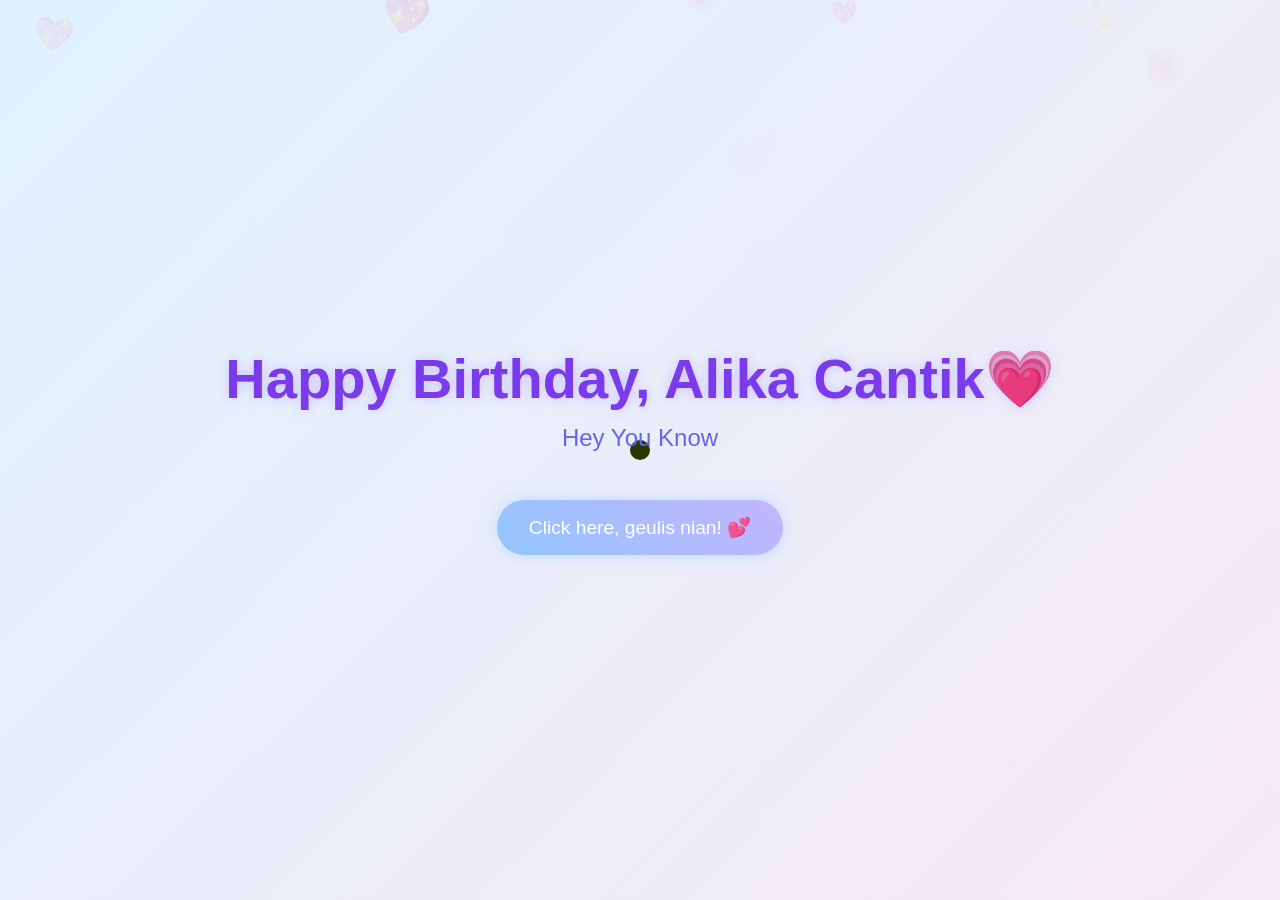
<file: index.html>
<!DOCTYPE html>
<html lang="en">
<head>
    <meta charset="UTF-8">
    <meta name="viewport" content="width=device-width, initial-scale=1.0">
    <title>Happy Birthday likaa </title>
    <script src="https://cdnjs.cloudflare.com/ajax/libs/gsap/3.12.2/gsap.min.js"></script>
    <link rel="stylesheet" href="style.css">
</head>
<body>
    <div class="cursor"></div>
    <div class="container">
        <h1>Happy Birthday, Alika Cantik💗</h1>
        <div class="greeting"></div>
        <button class="cta-button">Click here, geulis nian! 💕</button>
    </div>

    <script src="script.js"></script>
</body>
</html>
</file>
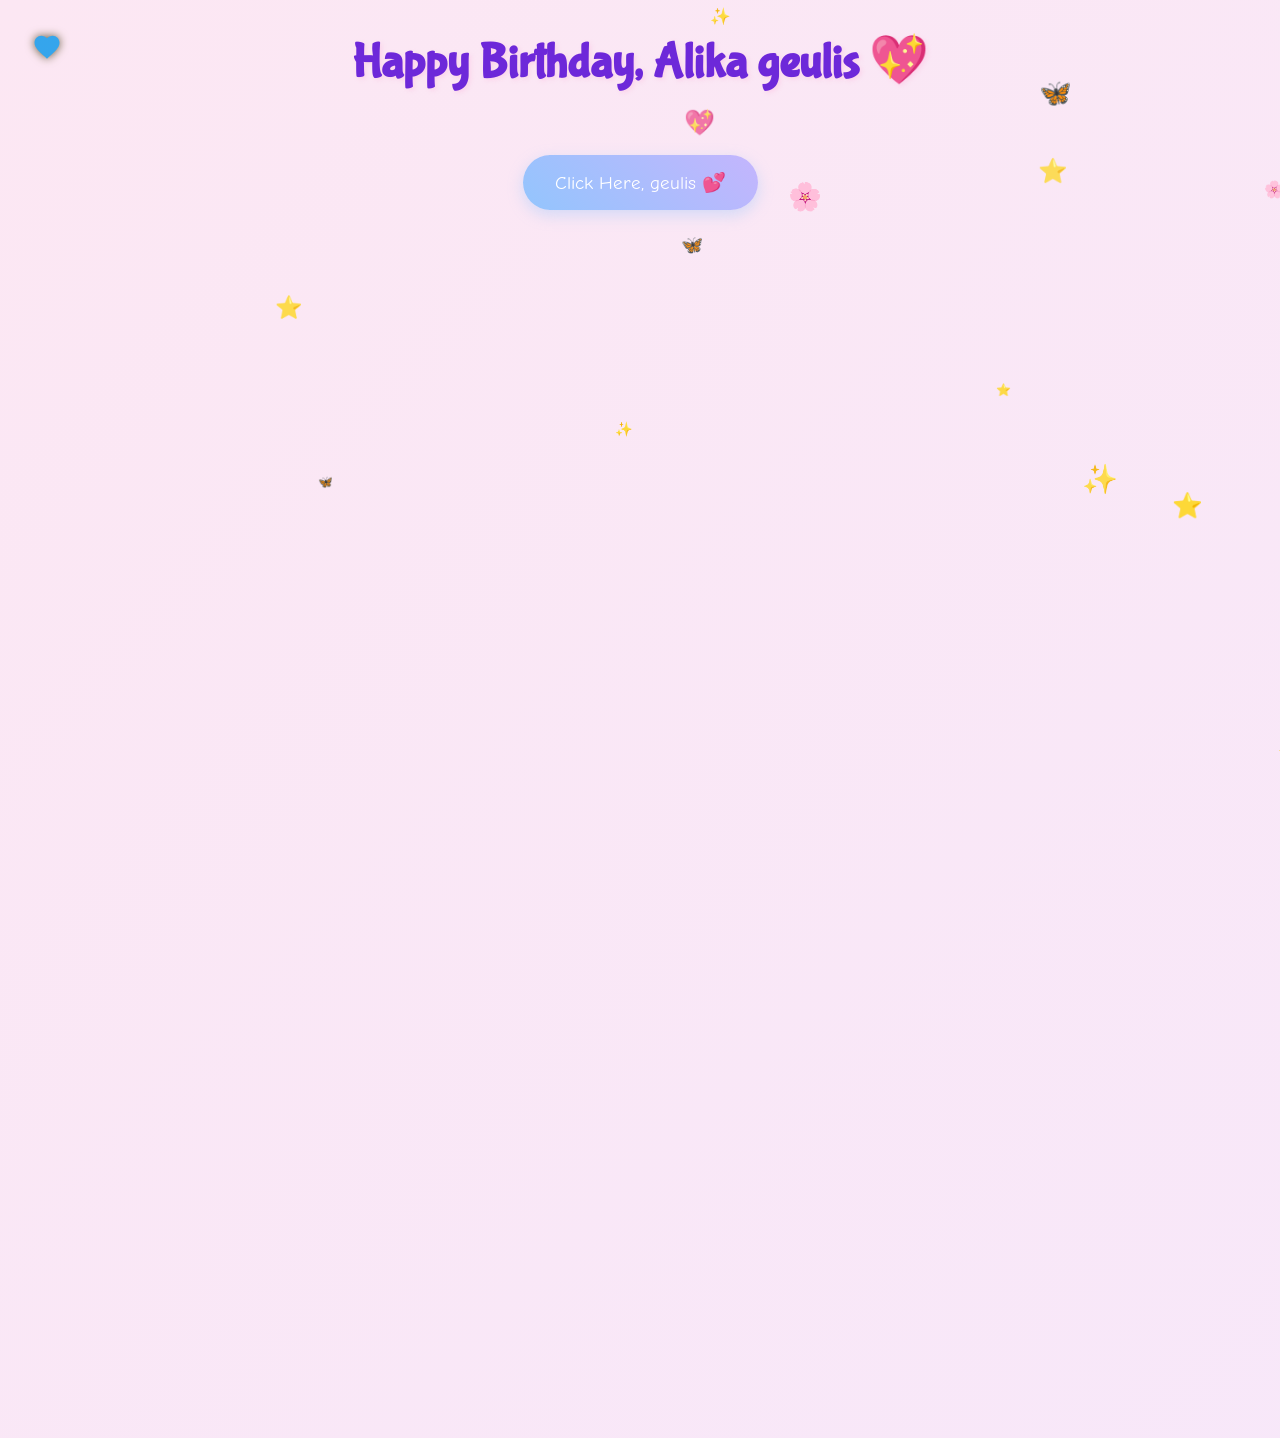
<file: cause.html>
<!DOCTYPE html>
<html lang="en">
<head>
    <meta charset="UTF-8">
    <meta name="viewport" content="width=device-width, initial-scale=1.0">
    <title>Why You're My Best Friend >ᴗ< 💖</title>
    <script src="https://cdnjs.cloudflare.com/ajax/libs/gsap/3.12.2/gsap.min.js"></script>
    <link rel="stylesheet" href="./cause.css">
</head>
<body>
    <div class="custom-cursor">
        <svg viewBox="0 0 24 24">
            <!-- Ubah fill jadi warna Blue Sky (#38bdf8 atau #60a5fa) -->
            <path fill="#c74207" d="M12 21.35l-1.45-1.32C5.4 15.36 2 12.28 2 8.5 2 5.42 4.42 3 7.5 3c1.74 0 3.41.81 4.5 2.09C13.09 3.81 14.76 3 16.5 3 19.58 3 22 5.42 22 8.5c0 3.78-3.4 6.86-8.55 11.54L12 21.35z"/>
        </svg>
    </div>

    <div class="container">
        <h1>Happy Birthday, Alika geulis 💖</h1>
        
        <div id="reasons-container"></div>
        
        <button class="shuffle-button">Click Here, geulis 💕</button>
        <div class="reason-counter"></div>

        <div class="ending-section">
            <div class="teddy-hug">
                <img src="./1.jpeg" alt="Teddy Hug">
            </div>
            <div class="ending-text">You're the Best ! 💖</div>
        </div>
    </div>

    <script src="cause.js"></script>
</body>
</html>
</file>
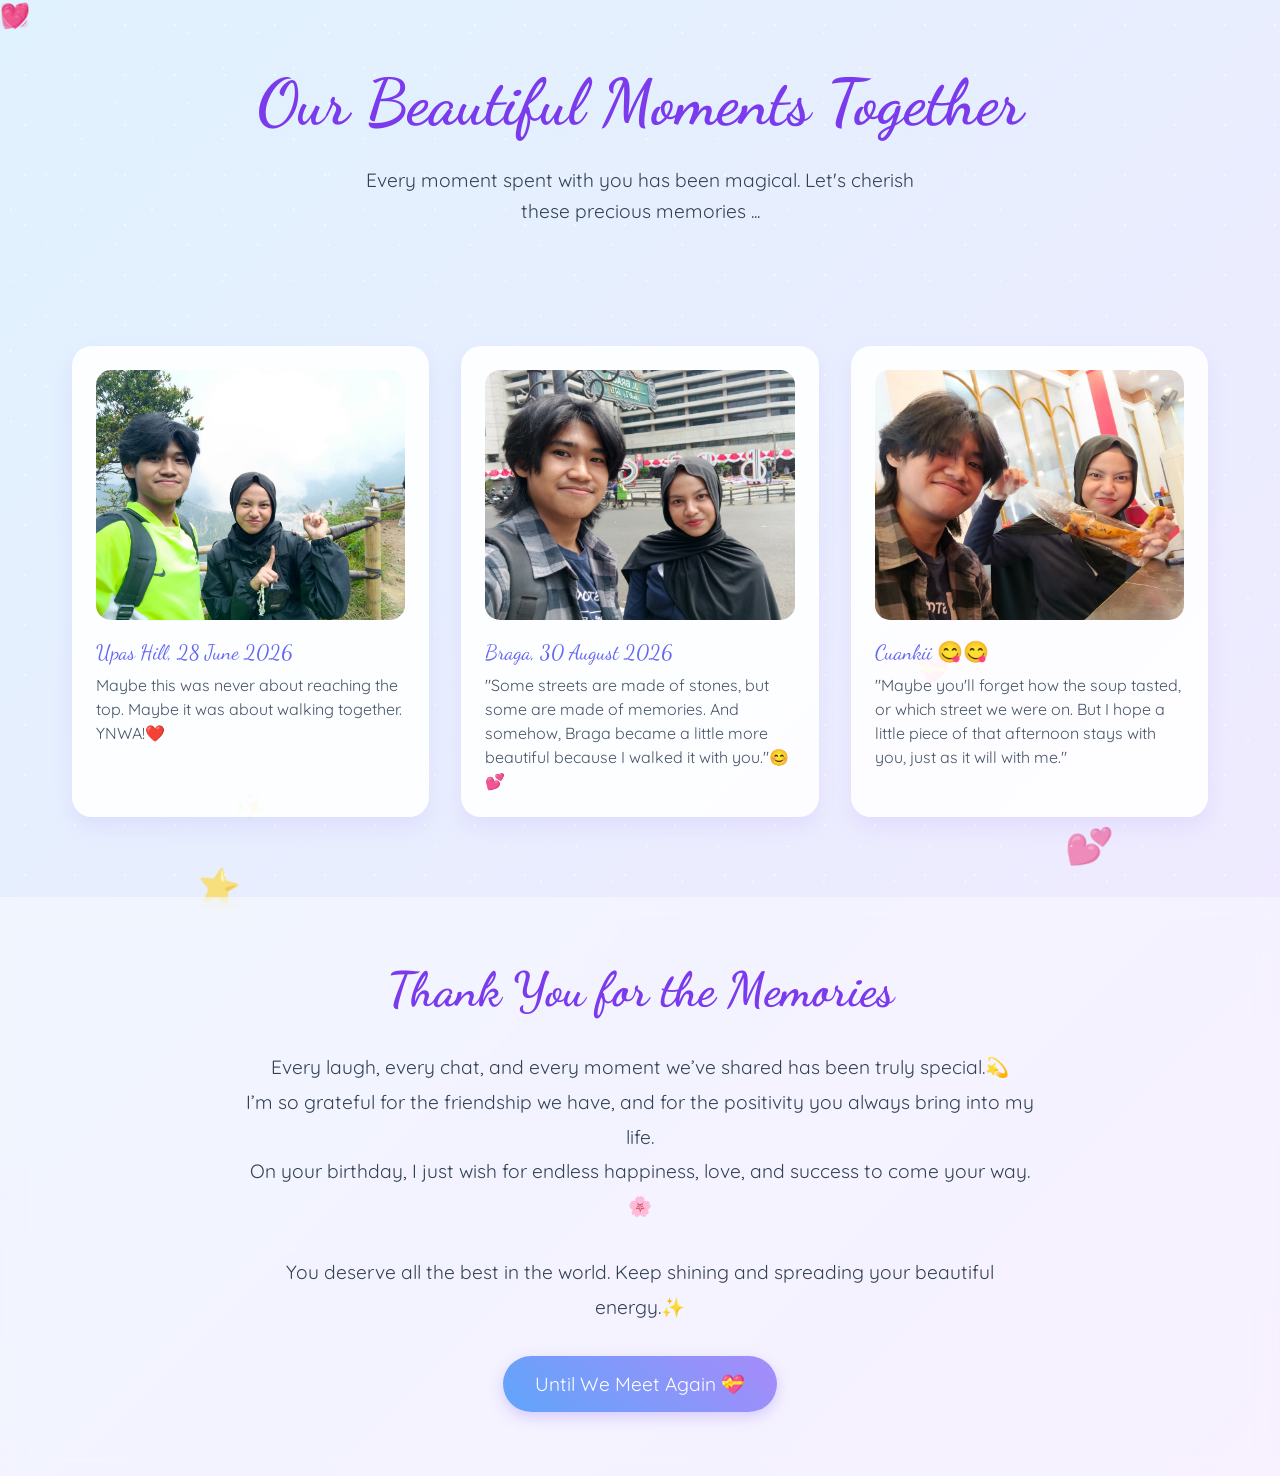
<file: last.html>
<!DOCTYPE html>
<html lang="en">

<head>
    <meta charset="UTF-8">
    <meta name="viewport" content="width=device-width, initial-scale=1.0">
    <title>Our Beautiful Memories ✨</title>
    <style>
        @import url('https://fonts.googleapis.com/css2?family=Dancing+Script:wght@700&family=Quicksand:wght@300;400;500;600&display=swap');

        * {
            margin: 0;
            padding: 0;
            box-sizing: border-box;
        }

        body {
            min-height: 100vh;
            background: linear-gradient(135deg,
                    #e0f2fe 0%,   /* Soft Blue Pastel */
                    #f3e8ff 25%,  /* Soft Lavender Pastel */
                    #fce7f3 50%,  /* Soft Pink Pastel (Aksen) */
                    #f3e8ff 75%,
                    #e0f2fe 100%);
            background-size: 400% 400%;
            animation: gradientFlow 15s ease infinite;
            font-family: 'Quicksand', sans-serif;
            overflow-x: hidden;
            color: #334155;
        }

        @keyframes gradientFlow {
            0% {
                background-position: 0% 50%;
            }

            50% {
                background-position: 100% 50%;
            }

            100% {
                background-position: 0% 50%;
            }
        }

        /* Enhanced Sparkle Effect */
        .magic-sparkles {
            position: fixed;
            top: 0;
            left: 0;
            width: 100%;
            height: 100%;
            pointer-events: none;
            z-index: 1;
        }

        .sparkle {
            position: absolute;
            width: 6px;
            height: 6px;
            border-radius: 50%;
            background-color: white;
            animation: twinkle var(--duration, 4s) ease-in-out infinite;
            opacity: 0;
        }

        @keyframes twinkle {

            0%,
            100% {
                opacity: 0;
                transform: scale(0.5);
            }

            50% {
                opacity: 0.8;
                transform: scale(1);
            }
        }

        .magic-sparkles::before,
        .magic-sparkles::after {
            content: '';
            position: absolute;
            width: 100%;
            height: 100%;
            background-image: radial-gradient(circle, white 1px, transparent 1px);
            background-size: 50px 50px;
            animation: sparkleLayer 8s linear infinite;
            opacity: 0.5;
        }

        .magic-sparkles::after {
            animation-delay: -4s;
            transform: rotate(45deg);
        }

        @keyframes sparkleLayer {
            0% {
                transform: translateY(0);
            }

            100% {
                transform: translateY(-50px);
            }
        }

        /* Floating Hearts */
        .floating-hearts {
            position: fixed;
            width: 100%;
            height: 100%;
            pointer-events: none;
            z-index: 2;
        }

        .heart {
            position: absolute;
            font-size: 1.5rem;
            color: rgba(167, 139, 250, 0.65);
            animation: floatHeart var(--float-duration, 6s) ease-in-out infinite;
            animation-delay: var(--delay, 0s);
        }

        @keyframes floatHeart {
            0% {
                transform: translate(0, 100vh) rotate(0deg);
            }

            100% {
                transform: translate(var(--translate-x, 0), -100vh) rotate(360deg);
            }
        }

        /* Welcome Section */
        .welcome {
            text-align: center;
            padding: 4rem 2rem;
            position: relative;
            z-index: 3;
        }

        .welcome h1 {
            font-family: 'Dancing Script', cursive;
            font-size: 4rem;
            color: #7c3aed;
            text-shadow: 2px 2px 8px rgba(224, 242, 254, 0.8);
            animation: fadeInScale 2s ease;
        }

        .welcome p {
            font-size: 1.2rem;
            max-width: 600px;
            margin: 1.5rem auto;
            line-height: 1.6;
            animation: fadeIn 2s ease 0.5s both;
        }

        /* Enhanced Memory Cards */
        .memory-container {
            max-width: 1200px;
            margin: 0 auto;
            padding: 2rem;
            display: grid;
            grid-template-columns: repeat(auto-fit, minmax(300px, 1fr));
            gap: 2rem;
            z-index: 3;
            position: relative;
        }

        .memory-card {
            background: rgba(255, 255, 255, 0.9);
            border-radius: 20px;
            padding: 1.5rem;
            box-shadow: 0 10px 20px rgba(167, 139, 250, 0.15);
            transition: all 0.5s cubic-bezier(0.4, 0, 0.2, 1);
            position: relative;
            overflow: hidden;
        }

        .memory-card:hover {
            transform: translateY(-10px) scale(1.02);
            box-shadow: 0 15px 30px rgba(147, 197, 253, 0.35);
        }

        .memory-card::before {
            content: '';
            position: absolute;
            top: 0;
            left: 0;
            width: 100%;
            height: 100%;
            background: linear-gradient(45deg, transparent, rgba(255, 255, 255, 0.4), transparent);
            transform: translateX(-100%);
            transition: 0.5s;
        }

        .memory-card:hover::before {
            transform: translateX(100%);
        }

        .memory-img {
            width: 100%;
            height: 250px;
            object-fit: cover;
            border-radius: 15px;
            margin-bottom: 1rem;
            transition: transform 0.5s ease;
        }

        .memory-card:hover .memory-img {
            transform: scale(1.05);
        }

        .memory-date {
            font-family: 'Dancing Script', cursive;
            color: #6366f1;
            font-size: 1.3rem;
            margin-bottom: 0.5rem;
        }

        .memory-caption {
            font-size: 1rem;
            line-height: 1.5;
            color: #475569;
        }

        /* Final Message Section */
        .final-message {
            text-align: center;
            padding: 4rem 2rem;
            background: rgba(255, 255, 255, 0.4);
            backdrop-filter: blur(10px);
            margin-top: 3rem;
            position: relative;
            z-index: 3;
        }

        .final-message h2 {
            font-family: 'Dancing Script', cursive;
            font-size: 3rem;
            color: #7c3aed;
            margin-bottom: 2rem;
            animation: heartbeat 2s infinite;
        }

        @keyframes heartbeat {
            0%, 100% { transform: scale(1); }
            50% { transform: scale(1.1); }
        }

        .final-message p {
            font-size: 1.2rem;
            max-width: 800px;
            margin: 0 auto 2rem;
            line-height: 1.8;
        }

        .goodbye-btn {
            display: inline-block;
            padding: 1rem 2rem;
            font-size: 1.2rem;
            background: linear-gradient(45deg, #60a5fa, #a78bfa);
            color: white;
            border: none;
            border-radius: 50px;
            cursor: pointer;
            text-decoration: none;
            transition: all 0.3s ease;
            box-shadow: 0 5px 15px rgba(167, 139, 250, 0.4);
            animation: float 3s infinite ease-in-out;
        }

        .goodbye-btn:hover {
            transform: translateY(-5px);
            box-shadow: 0 8px 20px rgba(96, 165, 250, 0.6);
        }

        @keyframes float {
            0%, 100% { transform: translateY(0); }
            50% { transform: translateY(-10px); }
        }

        @keyframes fadeInScale {
            0% { opacity: 0; transform: scale(0.8); }
            100% { opacity: 1; transform: scale(1); }
        }

        @keyframes fadeIn {
            0% { opacity: 0; }
            100% { opacity: 1; }
        }

        ::-webkit-scrollbar {
            width: 12px;
        }

        ::-webkit-scrollbar-track {
            background: rgba(255, 255, 255, 0.4);
        }

        ::-webkit-scrollbar-thumb {
            background: linear-gradient(45deg, #93c5fd, #c4b5fd);
            border-radius: 6px;
        }

        @media (max-width: 768px) {
            .welcome h1 { font-size: 3rem; }
            .memory-container { grid-template-columns: 1fr; }
            .final-message h2 { font-size: 2.5rem; }
        }
    </style>
</head>

<body>
    <div class="magic-sparkles"></div>
    <div class="floating-hearts">
        <div class="heart" style="--float-duration: 6s; --delay: 0s; --translate-x: 20px;">💝</div>
        <div class="heart" style="--float-duration: 8s; --delay: 1s; --translate-x: -30px;">💖</div>
        <div class="heart" style="--float-duration: 7s; --delay: 2s; --translate-x: 40px;">💗</div>
        <div class="heart" style="--float-duration: 9s; --delay: 3s; --translate-x: -20px;">💓</div>
        <div class="heart" style="--float-duration: 5s; --delay: 4s; --translate-x: 30px;">💕</div>
    </div>

    <section class="welcome">
        <h1>Our Beautiful Moments Together</h1>
        <p>Every moment spent with you has been magical. Let's cherish these precious memories ...</p>
    </section>

    <div class="memory-container">
        <div class="memory-card">
            <img src="./1.jpeg" alt="Tangkuban Perahu" class="memory-img">
            <div class="memory-date">Upas Hill, 28 June 2026</div>
            <div class="memory-caption">Maybe this was never about reaching the top. Maybe it was about walking together. YNWA!❤️</div>
        </div>
        <div class="memory-card">
            <img src="./2.jpeg" alt="Braga!!!" class="memory-img">
            <div class="memory-date">Braga, 30 August 2026 </div>
            <div class="memory-caption">"Some streets are made of stones, but some are made of memories. And somehow, Braga became a little more beautiful because I walked it with you."😊💕</div>
        </div>
        <div class="memory-card">
            <img src="./3.jpeg" alt="Cuanki!!!" class="memory-img">
            <div class="memory-date">Cuankii 😋😋</div>
            <div class="memory-caption"> "Maybe you'll forget how the soup tasted, or which street we were on. But I hope a little piece of that afternoon stays with you, just as it will with me."</div>
        </div>
    </div>

    <section class="final-message">
        <h2>Thank You for the Memories</h2>
        <p>Every laugh, every chat, and every moment we’ve shared has been truly special.💫<br>
            I’m so grateful for the friendship we have, and for the positivity you always bring into my life.<br>
            On your birthday, I just wish for endless happiness, love, and success to come your way.🌸</p>
        <p>You deserve all the best in the world. Keep shining and spreading your beautiful energy.✨</p>
        <a href="#" class="goodbye-btn">Until We Meet Again 💝</a>
    </section>

    <!-- Script Generator Emoji Super Rame -->
    <script src="https://cdnjs.cloudflare.com/ajax/libs/gsap/3.12.2/gsap.min.js"></script>
    <script>
        const extraEmojis = ['💝', '💖', '💗', '💓', '💕', '✨', '🌸', '🦋', '⭐'];
        
        function spawnMoreEmojis() {
            const el = document.createElement('div');
            el.className = 'heart';
            el.textContent = extraEmojis[Math.floor(Math.random() * extraEmojis.length)];
            el.style.left = Math.random() * 100 + 'vw';
            el.style.top = '100vh';
            el.style.fontSize = (Math.random() * 1.5 + 1) + 'rem';
            document.body.appendChild(el);

            gsap.to(el, {
                y: -window.innerHeight - 150,
                x: (Math.random() - 0.5) * 150,
                rotation: Math.random() * 360,
                duration: Math.random() * 4 + 4,
                opacity: 0.8,
                ease: "none",
                onComplete: () => el.remove()
            });
        }

        setInterval(spawnMoreEmojis, 350);
    </script>
</body>

</html>
</file>
<file: style.css>
* {
    margin: 0;
    padding: 0;
    box-sizing: border-box;
    cursor: none;
}

body {
    min-height: 100vh;
    display: flex;
    flex-direction: column;
    align-items: center;
    justify-content: center;
    background: linear-gradient(-45deg, #e0f2fe, #f3e8ff, #fce7f3, #e0f2fe); /* Soft Blue, Lavender, & Soft Pink Pastel */
    background-size: 400% 400%;
    animation: gradientBG 15s ease infinite;
    font-family: 'Arial Rounded MT Bold', Arial, sans-serif;
    overflow: hidden;
    position: relative;
}

.cursor {
    width: 20px;
    height: 20px;
    background: #c4b5fd; /* Ungu pastel lavender */
    border-radius: 50%;
    position: fixed;
    pointer-events: none;
    mix-blend-mode: difference;
    transition: transform 0.2s;
}

.container {
    text-align: center;
    z-index: 1;
}

h1 {
    font-size: 3.5rem;
    color: #7c3aed; /* Ungu pastel elegan */
    text-shadow: 0 0 12px rgba(196, 181, 253, 0.8); /* Glow ungu pastel */
    margin-bottom: 2rem;
    opacity: 0;
}

.greeting {
    font-size: 1.5rem;
    color: #6366f1; /* Indigo pastel yang manis */
    margin-bottom: 3rem;
    min-height: 2em;
}

.cta-button {
    padding: 1rem 2rem;
    font-size: 1.2rem;
    background: linear-gradient(45deg, #93c5fd, #c4b5fd); /* Gradasi Biru Pastel ke Ungu Pastel */
    border: none;
    border-radius: 50px;
    color: white;
    cursor: pointer;
    box-shadow: 0 0 15px rgba(147, 197, 253, 0.5);
    transition: transform 0.3s, box-shadow 0.3s;
    opacity: 0;
}

.cta-button:hover {
    transform: scale(1.1);
    box-shadow: 0 0 25px rgba(196, 181, 253, 0.8); /* Glow ungu pastel saat hover */
}

.floating {
    position: absolute;
    pointer-events: none;
    opacity: 0;
}

@keyframes gradientBG {
    0% { background-position: 0% 50%; }
    50% { background-position: 100% 50%; }
    100% { background-position: 0% 50%; }
}

@media (max-width: 768px) {
    h1 { font-size: 2rem; }
    .greeting { font-size: 1.2rem; }
    .cta-button { font-size: 1rem; }
}
</file>
<file: cause.css>
@import url('https://fonts.googleapis.com/css2?family=Bubblegum+Sans&family=Comic+Neue:wght@700&family=Quicksand:wght@500&display=swap');

* {
    margin: 0;
    padding: 0;
    box-sizing: border-box;
    cursor: none;
}

body {
    min-height: 100vh;
    background: linear-gradient(-45deg, #E0F2FE, #F3E8FF, #FCE7F3); /* Kombinasi Blue, Purple, & Soft Pink pastel */
    background-size: 400% 400%;
    animation: gradientBG 15s ease infinite;
    font-family: 'Quicksand', sans-serif;
    overflow-x: hidden;
    padding: 2rem;
}

.custom-cursor {
    width: 30px;
    height: 30px;
    position: fixed;
    pointer-events: none;
    z-index: 9999;
    mix-blend-mode: difference;
    transition: transform 0.1s;
}

.custom-cursor svg {
    width: 100%;
    height: 100%;
    filter: drop-shadow(0 0 5px rgba(196, 181, 253, 0.8)); /* Glow ungu pastel */
}

.container {
    max-width: 1200px;
    margin: 0 auto;
    text-align: center;
    position: relative;
    z-index: 1;
}

h1 {
    font-family: 'Bubblegum Sans', cursive;
    font-size: 3rem;
    color: #6D28D9; /* Ungu pastel tua yang elegan */
    text-shadow: 2px 2px 4px rgba(251, 207, 232, 0.8); /* Shadow soft pink */
    margin-bottom: 2rem;
    animation: bounce 1s ease infinite;
}

.reason-card {
    background: rgba(255, 255, 255, 0.9);
    border-radius: 20px;
    padding: 2rem;
    margin: 1.5rem;
    box-shadow: 0 5px 15px rgba(0, 0, 0, 0.08);
    transition: transform 0.3s, box-shadow 0.3s;
    cursor: pointer;
    position: relative;
    overflow: hidden;
}

.reason-card:hover {
    transform: translateY(-5px);
    box-shadow: 0 8px 25px rgba(196, 181, 253, 0.5); /* Bayangan ungu pastel saat hover */
}

.reason-text {
    font-size: 1.2rem;
    margin-bottom: 1rem;
    position: relative;
    z-index: 2;
    color: #4B5563;
}

.gif-overlay {
    position: absolute;
    top: 0;
    left: 0;
    width: 100%;
    height: 100%;
    background: rgba(255, 255, 255, 0.95);
    display: flex;
    align-items: center;
    justify-content: center;
    opacity: 0;
    transition: opacity 0.3s;
    z-index: 1;
}

.reason-card:hover .gif-overlay {
    opacity: 1;
}

.shuffle-button {
    background: linear-gradient(45deg, #93C5FD, #C4B5FD); /* Gradasi Biru Pastel ke Ungu Pastel */
    border: none;
    border-radius: 50px;
    padding: 1rem 2rem;
    font-size: 1.2rem;
    color: white;
    margin: 2rem 0;
    cursor: pointer;
    transition: all 0.3s;
    font-family: 'Comic Neue', cursive;
    box-shadow: 0 5px 15px rgba(147, 197, 253, 0.4);
}

.shuffle-button.story-mode {
    background: linear-gradient(45deg, #818CF8, #F472B6); /* Kombinasi Ungu & Soft Pink sebagai aksen kontras manis */
    transform: scale(1.1);
    box-shadow: 0 5px 15px rgba(244, 114, 182, 0.4);
}

.shuffle-button:hover {
    transform: scale(1.1);
}

.shuffle-button.story-mode:hover {
    transform: scale(1.2);
}

.reason-counter {
    font-size: 0.9rem;
    color: #8B5CF6; /* Ungu pastel */
    margin-top: 1rem;
    opacity: 0.8;
}

.floating {
    position: fixed;
    pointer-events: none;
    animation: float 3s ease-in-out infinite;
}

.ending-section {
    margin-top: 4rem;
    padding: 2rem;
    text-align: center;
}

.ending-text {
    font-family: 'Bubblegum Sans', cursive;
    font-size: 2rem;
    color: #8B5CF6; /* Ungu pastel cerah */
    margin-bottom: 2rem;
    opacity: 0;
    transform: translateY(20px);
}

.teddy-hug {
    width: 200px;
    margin: 0 auto;
    transform: scale(0);
}

@keyframes gradientBG {
    0% { background-position: 0% 50%; }
    50% { background-position: 100% 50%; }
    100% { background-position: 0% 50%; }
}

@keyframes float {
    0%, 100% { transform: translateY(0); }
    50% { transform: translateY(-20px); }
}

@keyframes bounce {
    0%, 100% { transform: translateY(0); }
    50% { transform: translateY(-10px); }
}

@media (max-width: 768px) {
    h1 { font-size: 2rem; }
    .reason-card { margin: 1rem; }
    .reason-text { font-size: 1rem; }
}
</file>
